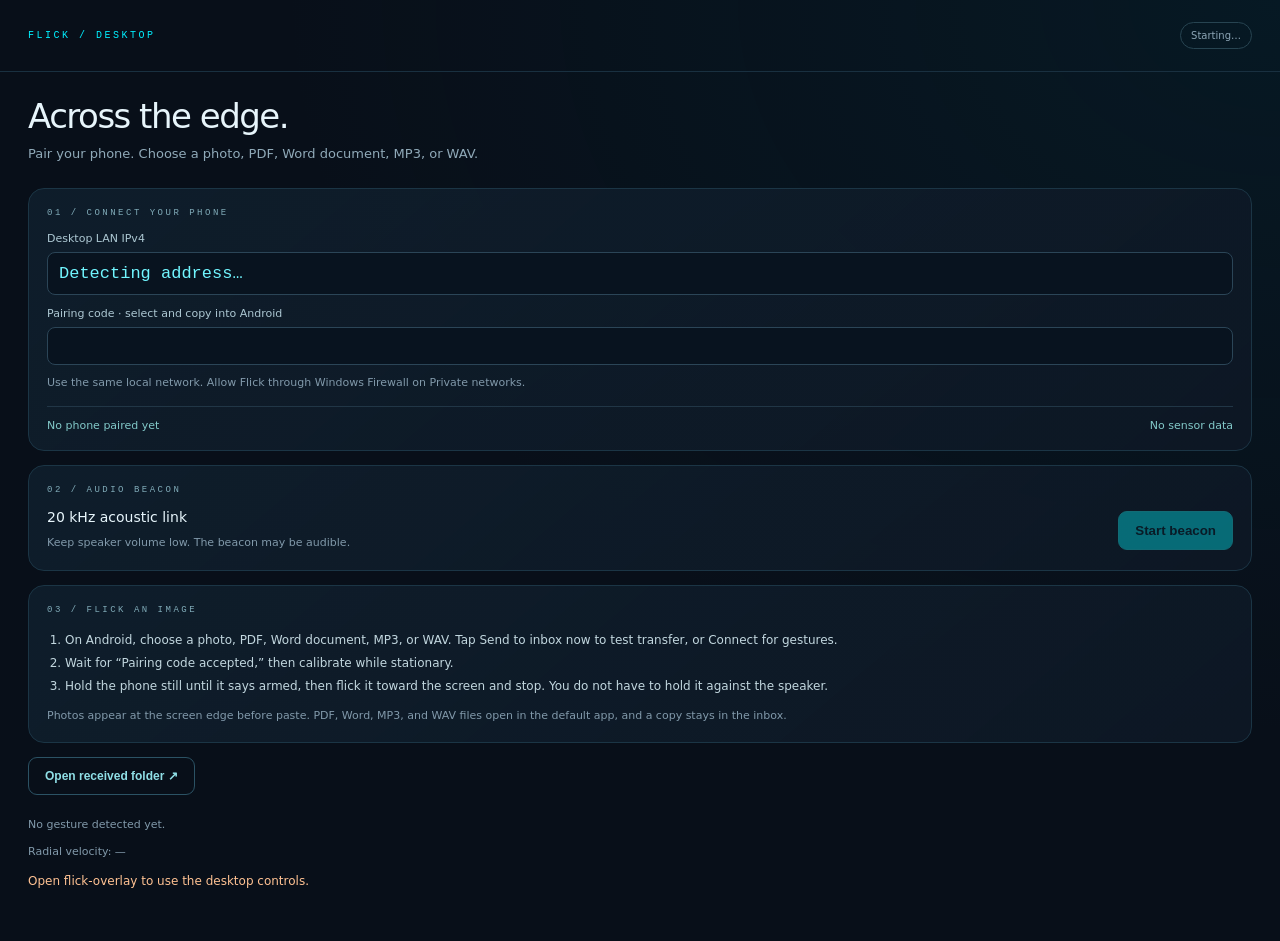
<file: desktop/overlay/ui/control.html>
<!doctype html>
<html lang="en">
  <head>
    <meta charset="utf-8" />
    <meta name="viewport" content="width=device-width,initial-scale=1" />
    <title>Flick</title>
    <link rel="stylesheet" href="control.css" />
  </head>
  <body>
    <header>
      <span class="wordmark">FLICK / DESKTOP</span
      ><span id="service" class="pill">Starting…</span>
    </header>
    <main>
      <h1>Across the edge.</h1>
      <p class="lead">
        Pair your phone. Choose a photo, PDF, Word document, MP3, or WAV.
      </p>
      <section>
        <div class="eyebrow">01 / CONNECT YOUR PHONE</div>
        <label for="address">Desktop LAN IPv4</label
        ><input id="address" readonly value="Detecting address…" /><label
          for="code"
          >Pairing code · select and copy into Android</label
        ><input id="code" readonly spellcheck="false" autocomplete="off" />
        <p class="hint">
          Use the same local network. Allow Flick through Windows Firewall on
          Private networks.
        </p>
        <div class="link">
          <span id="phone">No phone paired yet</span
          ><span id="audio">No sensor data</span>
        </div>
      </section>
      <section>
        <div class="eyebrow">02 / AUDIO BEACON</div>
        <div class="row">
          <div>
            <h2>20 kHz acoustic link</h2>
            <p class="hint">
              Keep speaker volume low. The beacon may be audible.
            </p>
          </div>
          <button id="beacon" type="button">Start beacon</button>
        </div>
      </section>
      <section>
        <div class="eyebrow">03 / FLICK AN IMAGE</div>
        <ol>
          <li>
            On Android, choose a photo, PDF, Word document, MP3, or WAV. Tap
            Send to inbox now to test transfer, or Connect for gestures.
          </li>
          <li>
            Wait for “Pairing code accepted,” then calibrate while stationary.
          </li>
          <li>
            Hold the phone still until it says armed, then flick it toward the
            screen and stop. You do not have to hold it against the speaker.
          </li>
        </ol>
        <p class="hint">
          Photos appear at the screen edge before paste. PDF, Word, MP3, and
          WAV files open in the default app, and a copy stays in the inbox.
        </p>
      </section>
      <section id="received" hidden>
        <div class="eyebrow">RECEIVED ON THIS DESKTOP</div>
        <img id="received-preview" alt="Most recently received image" />
        <p id="received-kind" class="hint" hidden></p>
        <p id="received-name"></p>
      </section>
      <button id="open-inbox" type="button">Open received folder ↗</button>
      <p id="gesture" class="hint">No gesture detected yet.</p>
      <p id="velocity" class="hint">Radial velocity: —</p>
      <p id="message" role="status" aria-live="polite">
        Opening the visual layer…
      </p>
    </main>
    <script src="control.js"></script>
  </body>
</html>
</file>
<file: desktop/overlay/ui/control.css>
:root {
  color-scheme: dark;
  font-family: "Segoe UI", system-ui, sans-serif;
  color: #e7f5fb;
  background: #080f19;
}
* {
  box-sizing: border-box;
}
body {
  margin: 0;
  background:
    radial-gradient(ellipse at top right, #003b4938, transparent 55%), #080f19;
}
header {
  display: flex;
  align-items: center;
  justify-content: space-between;
  padding: 22px 28px;
  border-bottom: 1px solid #193040;
}
.wordmark,
.eyebrow {
  font:
    10px/1.5 Consolas,
    monospace;
  letter-spacing: 2.5px;
  color: #00f0ff;
}
.pill {
  font-size: 10px;
  padding: 7px 10px;
  border-radius: 20px;
  color: #8da6b6;
  border: 1px solid #274451;
}
.pill.ready {
  color: #80ffdb;
  border-color: #30866b;
}
main {
  padding: 24px 28px;
}
h1 {
  font-size: 34px;
  font-weight: 450;
  letter-spacing: -1.5px;
  margin: 0 0 8px;
}
.lead {
  font-size: 13px;
  color: #90aab9;
  line-height: 1.5;
  margin: 0 0 24px;
}
section {
  border: 1px solid #1b3545;
  border-radius: 16px;
  background: linear-gradient(140deg, #112332b3, #0d1724);
  padding: 18px;
  margin-bottom: 14px;
}
.eyebrow {
  color: #80abb8;
  font-size: 9px;
  margin-bottom: 12px;
}
label {
  display: block;
  color: #adc8d3;
  font-size: 11px;
  margin: 12px 0 7px;
}
input {
  width: 100%;
  border: 1px solid #2b4557;
  border-radius: 8px;
  background: #08131f;
  padding: 11px;
  color: #e4faff;
  font:
    12px Consolas,
    monospace;
  outline: none;
}
input:focus {
  border-color: #00f0ff;
}
#address {
  font-size: 17px;
  color: #71f6ff;
}
.hint {
  font-size: 11px;
  line-height: 1.6;
  color: #8199aa;
  margin: 9px 0 0;
}
.link {
  display: flex;
  justify-content: space-between;
  gap: 12px;
  border-top: 1px solid #213646;
  padding-top: 12px;
  margin-top: 14px;
  font-size: 11px;
  color: #82c9c9;
}
.row {
  display: flex;
  align-items: center;
  justify-content: space-between;
  gap: 18px;
}
h2 {
  font-size: 14px;
  margin: 0;
  font-weight: 500;
}
button {
  padding: 11px 16px;
  border-radius: 9px;
  border: 1px solid #1ae7ed;
  background: #00e8f2;
  color: #04212a;
  cursor: pointer;
  font-weight: 600;
  white-space: nowrap;
}
button:disabled {
  opacity: 0.4;
  cursor: wait;
}
ol {
  padding-left: 18px;
  font-size: 12px;
  line-height: 1.9;
  color: #c2d7df;
  margin: 0;
}
#message {
  font-size: 12px;
  line-height: 1.6;
  color: #8fc9d1;
  min-height: 32px;
}
#message.error {
  color: #ffc293;
}

#received-preview {
  display: none;
  width: 100%;
  max-height: 220px;
  object-fit: contain;
  border-radius: 10px;
  background: #040b12;
}
#received-name {
  font-size: 13px;
  color: #c2d7df;
  overflow-wrap: anywhere;
}
#open-inbox {
  background: transparent;
  color: #8fdfe6;
  border-color: #2b5264;
  font-size: 12px;
  margin-bottom: 12px;
}
</file>
